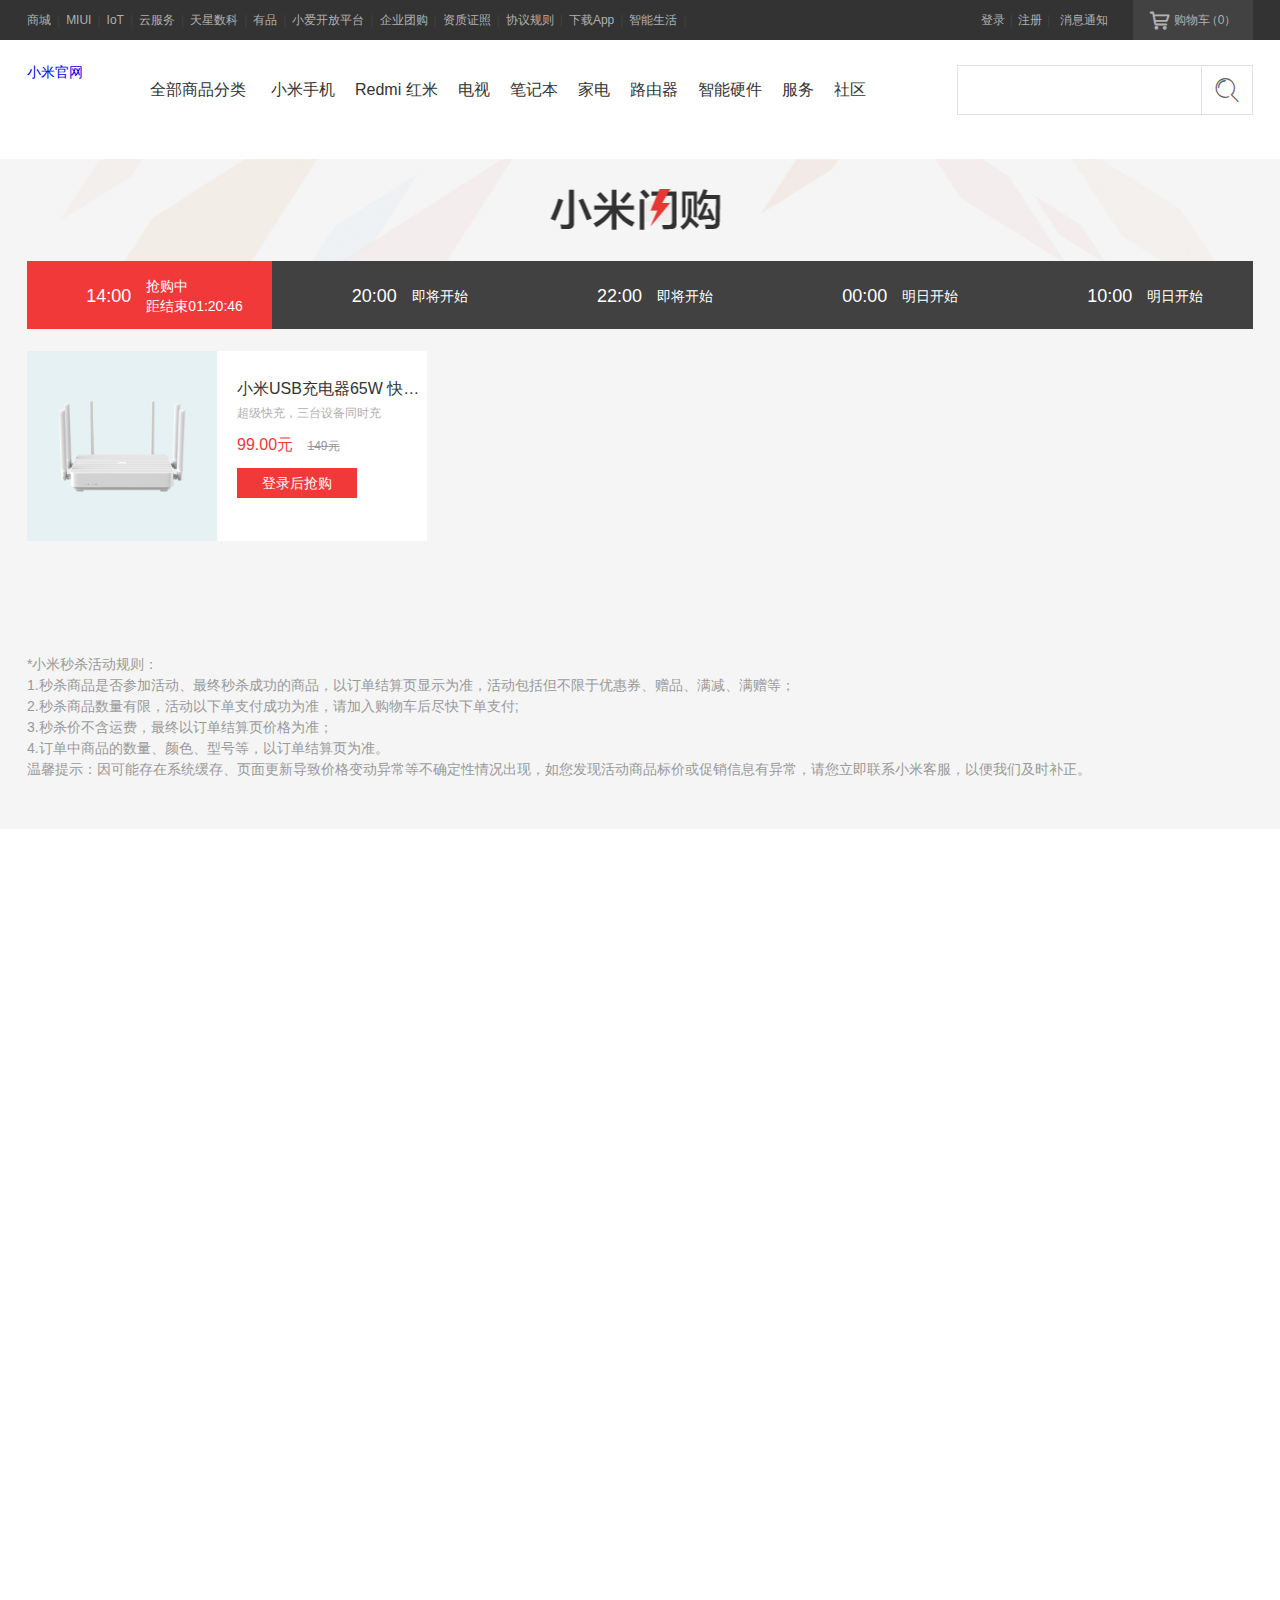
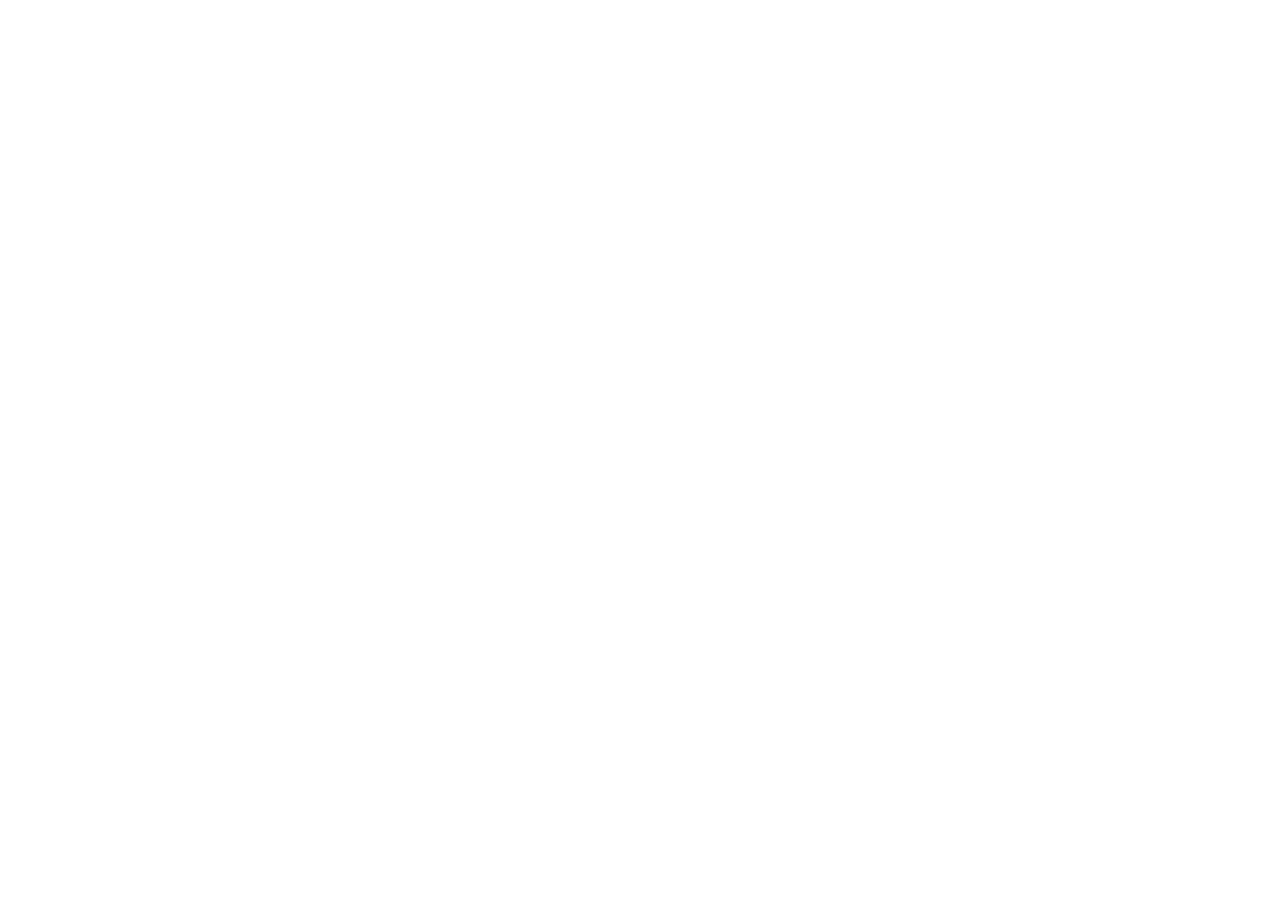
<file: index.html>
<!DOCTYPE html>
<html lang="en">
<head>
    <meta charset="UTF-8">
    <meta name="viewport" content="width=device-width, initial-scale=1.0">
    <title>小米商城-小米闪购</title>
    <link rel="shortcut icon" href="favicon.ico" type="image/x-icon">
    <link rel="stylesheet" href="css/style.css">
    <link rel="stylesheet" href="css/iconfont.css">
</head>
<body>
    <!-- 此处，应该使用html文档结构化 -->
    <div class="topbar">
        <div class="container">
            <div class="topbar-nav">
                <a href="">商城</a><span>|</span>
                <a href="">MIUI</a><span>|</span>
                <a href="">IoT</a><span>|</span>
                <a href="">云服务</a><span>|</span>
                <a href="">天星数科</a><span>|</span>
                <a href="">有品</a><span>|</span>
                <a href="">小爱开放平台</a><span>|</span>
                <a href="">企业团购</a><span>|</span>
                <a href="">资质证照</a><span>|</span>
                <a href="">协议规则</a><span>|</span>
                <a href="">下载App</a><span>|</span>
                <a href="">智能生活</a><span>|</span>
            </div>
            <div class="topbar-cart">
                <a href=""><i class="iconfont">&#xe600;</i>购物车<span>（0）</span></a>
            </div>
            <div class="topbar-info clearfix">
                <a href="">登录</a><span>|</span>
                <a href="">注册</a><span>|</span>
                <a href="" class="sep">消息通知</a>
            </div>
        </div>
    </div>
    <div class="header">
        <div class="container">
            <div class="header-logo">
                <a href="#" class="lr">小米官网</a>
            </div>
            <div class="header-nav">
                <ul class="nav-list clearfix">
                    <li class="nav-category">
                        <a href="#">全部商品分类</a>
                    </li>
                    <li class="nav-item">
                        <a href="#">小米手机</a>
                    </li>
                    <li class="nav-item">
                        <a href="#">Redmi 红米</a>
                    </li>
                    <li class="nav-item">
                        <a href="#">电视</a>
                    </li>
                    <li class="nav-item">
                        <a href="#">笔记本</a>
                    </li>
                    <li class="nav-item">
                        <a href="#">家电</a>
                    </li>
                    <li class="nav-item">
                        <a href="#">路由器</a>
                    </li>
                    <li class="nav-item">
                        <a href="#">智能硬件</a>
                    </li>
                    <li class="nav-item">
                        <a href="#">服务</a>
                    </li>
                    <li class="nav-item">
                        <a href="#">社区</a>
                    </li>
                </ul> 
            </div>  
            <div class="header-search">
                <form action="" class="search-form">
                    <input type="search" name="search" class="search-text">
                    <input type="submit" value="&#xe602" class="search-btn iconfont">
                </form>
            </div>
        </div>
    </div>
    <div class="seckill">
        <div class="seckill-head"></div>
        <div class="container">
            <div class="seckill-nav" id="seckillNav">
                <ul id="tabs">
                    <li class="active"><em>14:00</em><span><em>抢购中<br>距结束01:20:46 </em></span></li>
                    <li><em>20:00</em><span>即将开始</span></li>
                    <li><em>22:00</em><span>即将开始</span></li>
                    <li><em>00:00</em><span>明日开始</span></li>
                    <li><em>10:00</em><span>明日开始</span></li> 
                </ul>
            </div>
            <div class="seckill-goods" id="lists">
                <ul class="clearfix active">
                    <li>
                        <div class="bg">
                            <img src="./img/redmi-ax6.jpg" alt="">
                        </div>
                        <div class="info">
                            <a href="" class="name">小米USB充电器65W 快充版（2A1C） 白色 </a>
                            <p class="tips">超级快充，三台设备同时充</p>
                            <p class="price"> 99.00元 <del>149元</del></p>
                            <a href="" class="btn">登录后抢购</a>
                        </div>
                    </li>
                </ul>
                <ul class="clearfix">
                    <li>
                        <div class="bg">
                            <img src="./img/2.jpg" alt="">
                        </div>
                        <div class="info">
                            <a href="" class="name">小米USB充电器65W 快充版（2A1C） 白色 </a>
                            <p class="tips">超级快充，三台设备同时充</p>
                            <p class="price"> 99.00元 <del>149元</del></p>
                            <a href="" class="btn">登录后抢购</a>
                        </div>
                    </li>
                </ul>
                <ul class="clearfix">
                    <li>
                        <div class="bg">
                            <img src="./img/3.jpg" alt="">
                        </div>
                        <div class="info">
                            <a href="" class="name">小米USB充电器65W 快充版（2A1C） 白色 </a>
                            <p class="tips">超级快充，三台设备同时充</p>
                            <p class="price"> 99.00元 <del>149元</del></p>
                            <a href="" class="btn">登录后抢购</a>
                        </div>
                    </li>
                </ul>
                <ul class="clearfix">
                    <li>
                        <div class="bg">
                            <img src="./img/4.jpg" alt="">
                        </div>
                        <div class="info">
                            <a href="" class="name">小米USB充电器65W 快充版（2A1C） 白色 </a>
                            <p class="tips">超级快充，三台设备同时充</p>
                            <p class="price"> 99.00元 <del>149元</del></p>
                            <a href="" class="btn">登录后抢购</a>
                        </div>
                    </li>
                </ul>
                <ul class="clearfix">
                    <li>
                        <div class="bg">
                            <img src="./img/5.jpg" alt="">
                        </div>
                        <div class="info">
                            <a href="" class="name">小米USB充电器65W 快充版（2A1C） 白色 </a>
                            <p class="tips">超级快充，三台设备同时充</p>
                            <p class="price"> 99.00元 <del>149元</del></p>
                            <a href="" class="btn">登录后抢购</a>
                        </div>
                    </li>
                </ul>
            </div>
            <p class="seckill-notice">
                *小米秒杀活动规则：<br>
                1.秒杀商品是否参加活动、最终秒杀成功的商品，以订单结算页显示为准，活动包括但不限于优惠券、赠品、满减、满赠等；<br>
                2.秒杀商品数量有限，活动以下单支付成功为准，请加入购物车后尽快下单支付;<br>
                3.秒杀价不含运费，最终以订单结算页价格为准；<br>
                4.订单中商品的数量、颜色、型号等，以订单结算页为准。<br>
                温馨提示：因可能存在系统缓存、页面更新导致价格变动异常等不确定性情况出现，如您发现活动商品标价或促销信息有异常，请您立即联系小米客服，以便我们及时补正。<br>
            </p>
        </div>
    </div>
    <script src="./js/index.js">
    </script>

    


</body>

</html>
</file>
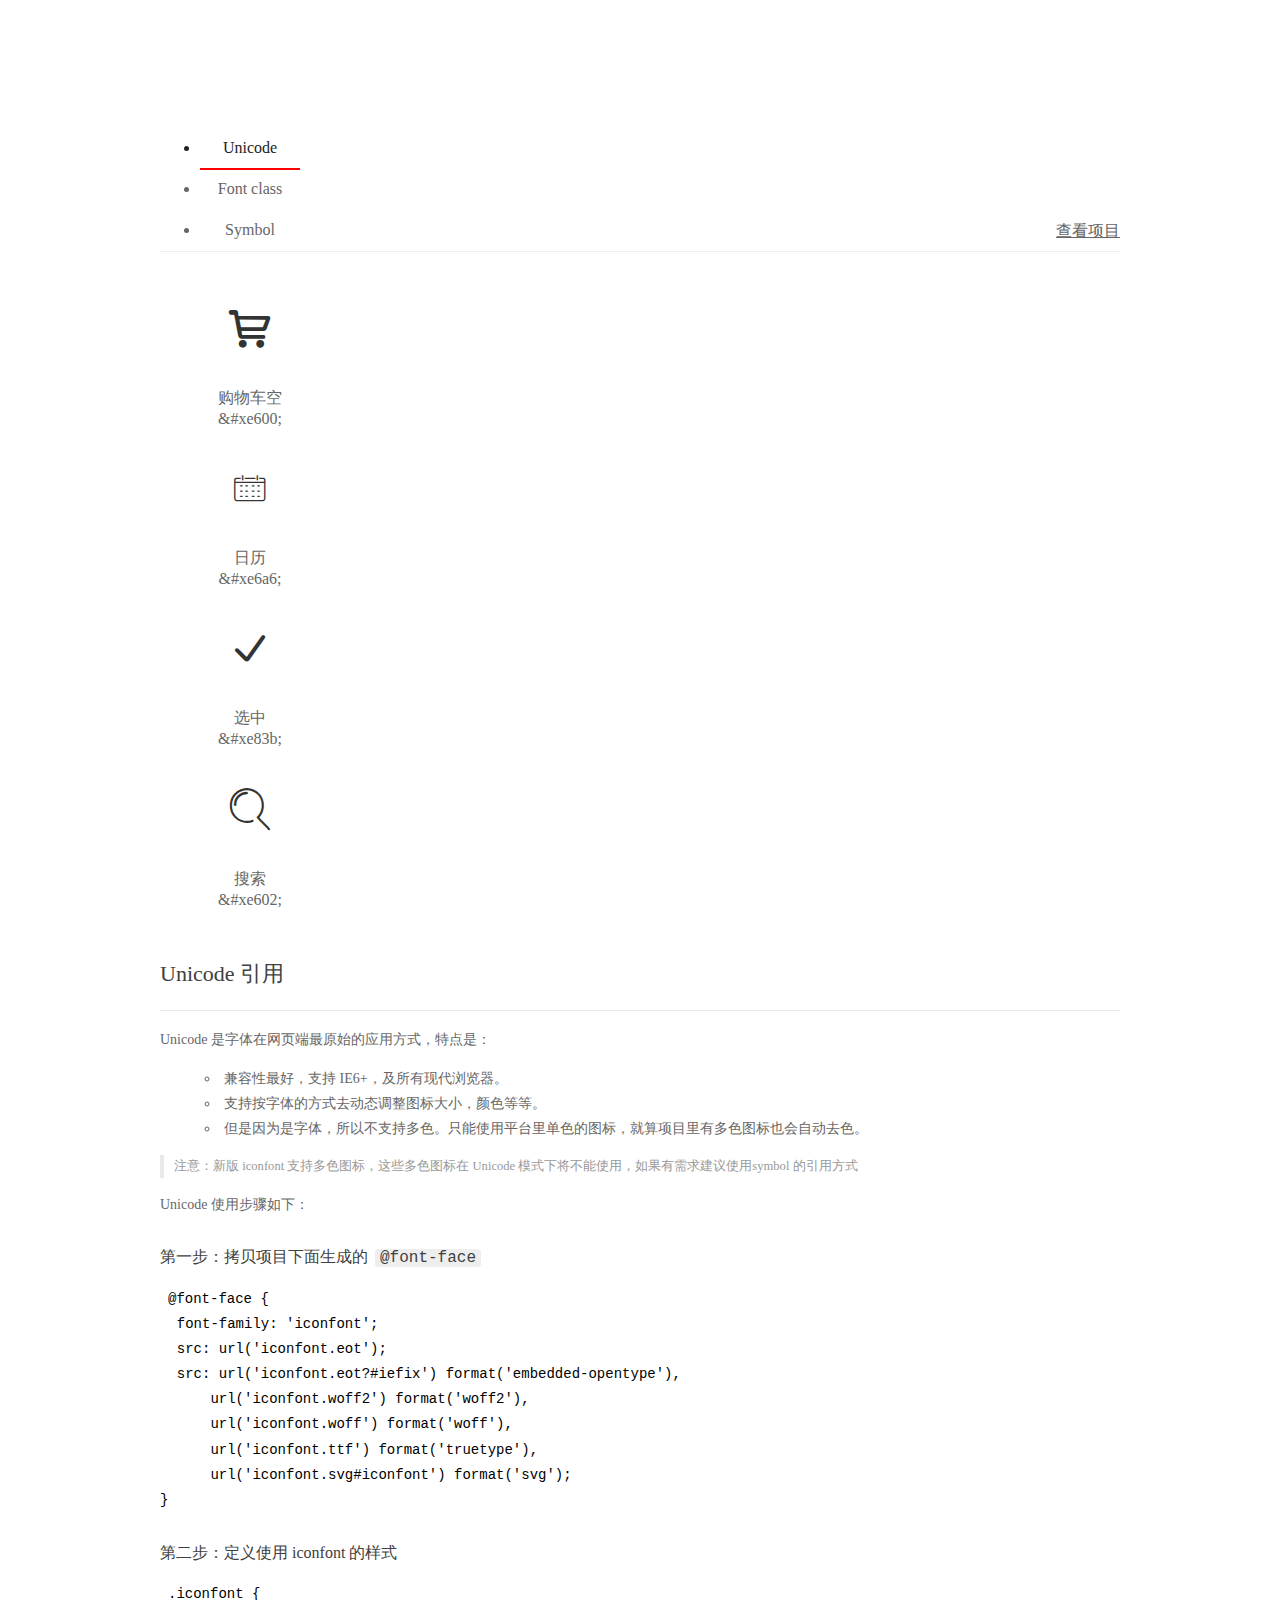
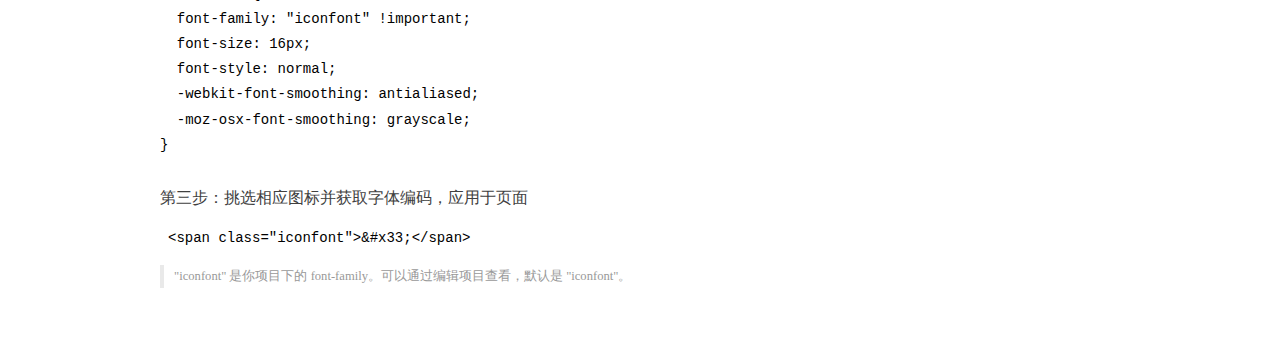
<file: font_2327161_bqnv96u132v/demo_index.html>
<!DOCTYPE html>
<html>
<head>
  <meta charset="utf-8"/>
  <title>IconFont Demo</title>
  <link rel="shortcut icon" href="https://img.alicdn.com/tps/i4/TB1_oz6GVXXXXaFXpXXJDFnIXXX-64-64.ico" type="image/x-icon"/>
  <link rel="stylesheet" href="https://g.alicdn.com/thx/cube/1.3.2/cube.min.css">
  <link rel="stylesheet" href="demo.css">
  <link rel="stylesheet" href="iconfont.css">
  <script src="iconfont.js"></script>
  <!-- jQuery -->
  <script src="https://a1.alicdn.com/oss/uploads/2018/12/26/7bfddb60-08e8-11e9-9b04-53e73bb6408b.js"></script>
  <!-- 代码高亮 -->
  <script src="https://a1.alicdn.com/oss/uploads/2018/12/26/a3f714d0-08e6-11e9-8a15-ebf944d7534c.js"></script>
</head>
<body>
  <div class="main">
    <h1 class="logo"><a href="https://www.iconfont.cn/" title="iconfont 首页" target="_blank">&#xe86b;</a></h1>
    <div class="nav-tabs">
      <ul id="tabs" class="dib-box">
        <li class="dib active"><span>Unicode</span></li>
        <li class="dib"><span>Font class</span></li>
        <li class="dib"><span>Symbol</span></li>
      </ul>
      
      <a href="https://www.iconfont.cn/manage/index?manage_type=myprojects&projectId=2327161" target="_blank" class="nav-more">查看项目</a>
      
    </div>
    <div class="tab-container">
      <div class="content unicode" style="display: block;">
          <ul class="icon_lists dib-box">
          
            <li class="dib">
              <span class="icon iconfont">&#xe600;</span>
                <div class="name">购物车空</div>
                <div class="code-name">&amp;#xe600;</div>
              </li>
          
            <li class="dib">
              <span class="icon iconfont">&#xe6a6;</span>
                <div class="name">日历</div>
                <div class="code-name">&amp;#xe6a6;</div>
              </li>
          
            <li class="dib">
              <span class="icon iconfont">&#xe83b;</span>
                <div class="name">选中</div>
                <div class="code-name">&amp;#xe83b;</div>
              </li>
          
            <li class="dib">
              <span class="icon iconfont">&#xe602;</span>
                <div class="name">搜索</div>
                <div class="code-name">&amp;#xe602;</div>
              </li>
          
          </ul>
          <div class="article markdown">
          <h2 id="unicode-">Unicode 引用</h2>
          <hr>

          <p>Unicode 是字体在网页端最原始的应用方式，特点是：</p>
          <ul>
            <li>兼容性最好，支持 IE6+，及所有现代浏览器。</li>
            <li>支持按字体的方式去动态调整图标大小，颜色等等。</li>
            <li>但是因为是字体，所以不支持多色。只能使用平台里单色的图标，就算项目里有多色图标也会自动去色。</li>
          </ul>
          <blockquote>
            <p>注意：新版 iconfont 支持多色图标，这些多色图标在 Unicode 模式下将不能使用，如果有需求建议使用symbol 的引用方式</p>
          </blockquote>
          <p>Unicode 使用步骤如下：</p>
          <h3 id="-font-face">第一步：拷贝项目下面生成的 <code>@font-face</code></h3>
<pre><code class="language-css"
>@font-face {
  font-family: 'iconfont';
  src: url('iconfont.eot');
  src: url('iconfont.eot?#iefix') format('embedded-opentype'),
      url('iconfont.woff2') format('woff2'),
      url('iconfont.woff') format('woff'),
      url('iconfont.ttf') format('truetype'),
      url('iconfont.svg#iconfont') format('svg');
}
</code></pre>
          <h3 id="-iconfont-">第二步：定义使用 iconfont 的样式</h3>
<pre><code class="language-css"
>.iconfont {
  font-family: "iconfont" !important;
  font-size: 16px;
  font-style: normal;
  -webkit-font-smoothing: antialiased;
  -moz-osx-font-smoothing: grayscale;
}
</code></pre>
          <h3 id="-">第三步：挑选相应图标并获取字体编码，应用于页面</h3>
<pre>
<code class="language-html"
>&lt;span class="iconfont"&gt;&amp;#x33;&lt;/span&gt;
</code></pre>
          <blockquote>
            <p>"iconfont" 是你项目下的 font-family。可以通过编辑项目查看，默认是 "iconfont"。</p>
          </blockquote>
          </div>
      </div>
      <div class="content font-class">
        <ul class="icon_lists dib-box">
          
          <li class="dib">
            <span class="icon iconfont icon-gouwuchekong"></span>
            <div class="name">
              购物车空
            </div>
            <div class="code-name">.icon-gouwuchekong
            </div>
          </li>
          
          <li class="dib">
            <span class="icon iconfont icon-webicon315"></span>
            <div class="name">
              日历
            </div>
            <div class="code-name">.icon-webicon315
            </div>
          </li>
          
          <li class="dib">
            <span class="icon iconfont icon-xuanzhong"></span>
            <div class="name">
              选中
            </div>
            <div class="code-name">.icon-xuanzhong
            </div>
          </li>
          
          <li class="dib">
            <span class="icon iconfont icon-tubiao-"></span>
            <div class="name">
              搜索
            </div>
            <div class="code-name">.icon-tubiao-
            </div>
          </li>
          
        </ul>
        <div class="article markdown">
        <h2 id="font-class-">font-class 引用</h2>
        <hr>

        <p>font-class 是 Unicode 使用方式的一种变种，主要是解决 Unicode 书写不直观，语意不明确的问题。</p>
        <p>与 Unicode 使用方式相比，具有如下特点：</p>
        <ul>
          <li>兼容性良好，支持 IE8+，及所有现代浏览器。</li>
          <li>相比于 Unicode 语意明确，书写更直观。可以很容易分辨这个 icon 是什么。</li>
          <li>因为使用 class 来定义图标，所以当要替换图标时，只需要修改 class 里面的 Unicode 引用。</li>
          <li>不过因为本质上还是使用的字体，所以多色图标还是不支持的。</li>
        </ul>
        <p>使用步骤如下：</p>
        <h3 id="-fontclass-">第一步：引入项目下面生成的 fontclass 代码：</h3>
<pre><code class="language-html">&lt;link rel="stylesheet" href="./iconfont.css"&gt;
</code></pre>
        <h3 id="-">第二步：挑选相应图标并获取类名，应用于页面：</h3>
<pre><code class="language-html">&lt;span class="iconfont icon-xxx"&gt;&lt;/span&gt;
</code></pre>
        <blockquote>
          <p>"
            iconfont" 是你项目下的 font-family。可以通过编辑项目查看，默认是 "iconfont"。</p>
        </blockquote>
      </div>
      </div>
      <div class="content symbol">
          <ul class="icon_lists dib-box">
          
            <li class="dib">
                <svg class="icon svg-icon" aria-hidden="true">
                  <use xlink:href="#icon-gouwuchekong"></use>
                </svg>
                <div class="name">购物车空</div>
                <div class="code-name">#icon-gouwuchekong</div>
            </li>
          
            <li class="dib">
                <svg class="icon svg-icon" aria-hidden="true">
                  <use xlink:href="#icon-webicon315"></use>
                </svg>
                <div class="name">日历</div>
                <div class="code-name">#icon-webicon315</div>
            </li>
          
            <li class="dib">
                <svg class="icon svg-icon" aria-hidden="true">
                  <use xlink:href="#icon-xuanzhong"></use>
                </svg>
                <div class="name">选中</div>
                <div class="code-name">#icon-xuanzhong</div>
            </li>
          
            <li class="dib">
                <svg class="icon svg-icon" aria-hidden="true">
                  <use xlink:href="#icon-tubiao-"></use>
                </svg>
                <div class="name">搜索</div>
                <div class="code-name">#icon-tubiao-</div>
            </li>
          
          </ul>
          <div class="article markdown">
          <h2 id="symbol-">Symbol 引用</h2>
          <hr>

          <p>这是一种全新的使用方式，应该说这才是未来的主流，也是平台目前推荐的用法。相关介绍可以参考这篇<a href="">文章</a>
            这种用法其实是做了一个 SVG 的集合，与另外两种相比具有如下特点：</p>
          <ul>
            <li>支持多色图标了，不再受单色限制。</li>
            <li>通过一些技巧，支持像字体那样，通过 <code>font-size</code>, <code>color</code> 来调整样式。</li>
            <li>兼容性较差，支持 IE9+，及现代浏览器。</li>
            <li>浏览器渲染 SVG 的性能一般，还不如 png。</li>
          </ul>
          <p>使用步骤如下：</p>
          <h3 id="-symbol-">第一步：引入项目下面生成的 symbol 代码：</h3>
<pre><code class="language-html">&lt;script src="./iconfont.js"&gt;&lt;/script&gt;
</code></pre>
          <h3 id="-css-">第二步：加入通用 CSS 代码（引入一次就行）：</h3>
<pre><code class="language-html">&lt;style&gt;
.icon {
  width: 1em;
  height: 1em;
  vertical-align: -0.15em;
  fill: currentColor;
  overflow: hidden;
}
&lt;/style&gt;
</code></pre>
          <h3 id="-">第三步：挑选相应图标并获取类名，应用于页面：</h3>
<pre><code class="language-html">&lt;svg class="icon" aria-hidden="true"&gt;
  &lt;use xlink:href="#icon-xxx"&gt;&lt;/use&gt;
&lt;/svg&gt;
</code></pre>
          </div>
      </div>

    </div>
  </div>
  <script>
  $(document).ready(function () {
      $('.tab-container .content:first').show()

      $('#tabs li').click(function (e) {
        var tabContent = $('.tab-container .content')
        var index = $(this).index()

        if ($(this).hasClass('active')) {
          return
        } else {
          $('#tabs li').removeClass('active')
          $(this).addClass('active')

          tabContent.hide().eq(index).fadeIn()
        }
      })
    })
  </script>
</body>
</html>
</file>
<file: css/style.css>
body, ul, li{
    margin: 0px;
    padding: 0px;
}
body {
    height: 2500px;
    font: 14px/1.5 "Helvetica Neue",Helvetica,Arial,"Microsoft Yahei","Hiragino Sans GB","Heiti SC","WenQuanYi Micro Hei",sans-serif;
}
ul {
    list-style-type: none;
}
a {
    text-decoration: none;
}
.topbar {
    background-color: #333;
    height: 40px;
}
.container {
    /* border: 1px solid black; */
    margin: 0 auto;
    width: 1226px;
}
/* 浮动，塌陷：围绕字的边框没有展示出来 */
/* 关于float:left */
.container::before , .container::after,
.clearfix::before, .clearfix::after {
    content: "";
    display: table;
}
.container::after,.clearfix::after{
    clear: both;
}

.topbar a {
    color: #b0b0b0;
    font-size: 12px;
}
.topbar a:hover {
    color: aliceblue;
}

.topbar-nav {
    float: left;
    height: 40px;
    line-height: 40px;
    font-size: 0;
}
/* em,rem */
.topbar-nav span {
    font-size: 12px;
    color: #424242;
    font-family: sans-serif;
    margin: 0.5em; 
}

.topbar-info,.topbar-cart {
    float: right;
}

.topbar-cart a { 
    display: block;
    height: 40px;
    line-height: 40px;
    text-align: center;
    width: 120px;
    background-color: #424242;
}

.topbar-cart a:hover {
    background-color: #fff;
    color: #ff6700;
}

.topbar-cart span {
    margin-left: -4px;
    font-size: 12px;
}
.topbar-cart i {
    font-size: 20px;
    line-height: 20px;
    margin-right: 4px;
    vertical-align: -4px;
}
.topbar-info {
    margin-right: 15px;
}
.topbar-info a {
    float: left;
    padding: 0 5px;
    line-height: 40px;
    height: 40px;
}

.topbar-info span {
    float: left;
    font-family: sans-serif;
    font-size: 12px;
    color: #424242;
    line-height: 40px;
    height: 40px;
}

.topbar-info .sep {
    padding: 0 10px;
}

/* header */
.header {
    height: 100px;
}
.header-logo {
    /* border: 1px solid black; */
    float: left;
    width: 62px;
    /* height: 55px; */
    margin-top: 22px;
    
}
.header-log a {
    display: block;
    width: 55px;
    height: 55px;
    background: #ff6700 url(./img/mi-logo.png) no-repeat 50% 50%;
}
.header-log .lr {
    text-align: left;
    text-indent: -9992em;
}
.header-nav {
    /* border: 1px solid black; */
    float: left;
    width: 820px;
    height: 100px;
}
.header-nav .nav-list{
    width: 820px;
    height: 88px;
    font-size: 16px;
    padding: 12px 0 0 30px;
}
.header-nav .nav-list .nav-category {
    float: left;
    width: 127px;
    padding: 0 15px 0 0;
}
.header-nav .nav-list .nav-category a {
    display: block;
    padding: 26px 0 38px;
    text-align: right;
    color: #333;
}

.header-nav .nav-list .nav-item {
    float: left;
}
.header-nav .nav-list .nav-item a{
    display: block;
    padding: 26px 10px 38px;
    color:#333;
}
.header-nav .nav-list .nav-item a:hover {
    color: #ff6700;
}

.header-search {
    /* border: 1px solid black; */
    float: right;
    width: 296px;
    height: 50px;
    margin-top: 25px;
}

.header-search .search-form {
    position: relative;
    display: block;
    width: 296px;
    height: 50px;
}
.header-search .search-form .search-text {
    position: absolute;
    display: block;
    top: 0;
    right: 51px;
    width: 245px;
    height: 50px;
    line-height: 50px;
    border: 1px solid #e0e0e0;
    outline: 0;
}
.header-search .search-form .search-btn {
    position: absolute;
    display: block;
    top: 0;
    right: 0;
    width: 52px;
    height: 50px;
    line-height: 24px;
    font-size: 24px;
    background-color: #fff;
    color: #616161;
    outline: 0;
    border: 1px solid #e0e0e0;
}
.header-search .search-form .search-btn:hover {
    background-color: #ff6700;
    color: #fff;
}

/* seckill */
.seckill {
    background-color: #f5f5f5;

}
.seckill-head {
    margin-top: 19px;
    height: 170px;
    background: url(../img/seckill-head.jpg) no-repeat 50% 0;
}
.seckill-nav {
    margin: -68px 0 22px;
}
.seckill-navfixed {
    position: fixed;
    top: 60px;
}
.seckill-nav ul{
    height: 68px;
    width: 1226px;
    background: #414141;;
}
.seckill-nav li {
    display: block;
    float: left;
    color: #fff;
    width: 20%;
    height: 68px;
    line-height: 68px;
    text-align: center;
    cursor: pointer;
}
.seckill-nav li em {
    display: inline-block;
    margin-left: 30px;
    font-style: normal;
    font-size: 18px;
    line-height: 1;
    vertical-align: middle;
}
.seckill-nav li span {
    display: inline-block;
    margin-left: 15px;
    /* font-style: normal; */
    text-align: left;
    font-size: 14px;
    line-height: 1;
    vertical-align: middle;
}

.seckill-nav .active {
    background-color: #f1393a;
}
.seckill-nav ul li span em{
    display: inline-block;
    font-size: 14px;
    margin-left: 0;
    font-style: normal;
    text-align: left;
    line-height: 20px;
}
.seckill-goods .active {
    display: block;
}
.seckill-goods ul {
    display: none;
    /* 源代码中是margin-right: -13px 
    但是我的代码中是:margin-right:-26px */
    margin-right: -26px;
    /* border: 1px solid black; */
}
.seckill-goods li{
    float: left;
    width: 400px;
    height: 190px;
    background-color: #fff;
    /* border: 1px solid black; */
    margin-right: 13px;
    margin-bottom: 13px;
}

.seckill-goods .bg{
    float: left;
    width: 190px;
    height: 190px;
    /* border: 1px solid black; */

}
.seckill-goods .bg img{
    width: 190px;
}
.seckill-goods .info {
    margin-left: 210px;
    width: 190px;
    height: 190px;
    padding-top: 30px;
    /* border: 1px solid red; */
}
.seckill-goods .info .name{
    font-size: 16px;
    color: #333;
    height: 16px;
    line-height: 16px;
    /* 隐藏文字 */
    display: block;
    white-space: nowrap;
    overflow: hidden;
    text-overflow: ellipsis;

}
.seckill-goods .info .tips{
    font-size: 12px;
    color: #b0b0b0;
    line-height: 12px;
    margin-top: 10px;
}
.seckill-goods .info .price{
    font-size: 16px;
    height: 16px;
    color: #f1393a;
    margin-top: 14px;
    margin-bottom: 0px;
}
.seckill-goods .info .price del{
    font-size: 12px;
    color: #999;
    line-height: 12px;
    margin-left: 10px;
}
.seckill-goods .info .btn{
    display: inline-block;
    width: 118px;
    height: 28px;
    font-size: 14px;
    color:#fff;
    line-height: 28px;
    text-align: center;
    background-color: #f1393a;
    margin-top: 19px;
    border: 1px solid #f1393a;
}
.seckill-notice {
    font: size 12px;
    color: #999;
    margin-top: 100px;
    padding-bottom: 35px;
}


/* clear-fix 清除浮动 什么是浮动 */
/* index.html line99 clearfix;style.css line274;*/
</file>
<file: css/iconfont.css>
@font-face {font-family: "iconfont";
  src: url('iconfont.eot?t=1610604698199'); /* IE9 */
  src: url('iconfont.eot?t=1610604698199#iefix') format('embedded-opentype'), /* IE6-IE8 */
  url('[data-uri]') format('woff2'),
  url('iconfont.woff?t=1610604698199') format('woff'),
  url('iconfont.ttf?t=1610604698199') format('truetype'), /* chrome, firefox, opera, Safari, Android, iOS 4.2+ */
  url('iconfont.svg?t=1610604698199#iconfont') format('svg'); /* iOS 4.1- */
}

.iconfont {
  font-family: "iconfont" !important;
  font-size: 16px;
  font-style: normal;
  -webkit-font-smoothing: antialiased;
  -moz-osx-font-smoothing: grayscale;
}

.icon-gouwuchekong:before {
  content: "\e600";
}

.icon-webicon315:before {
  content: "\e6a6";
}

.icon-xuanzhong:before {
  content: "\e83b";
}

.icon-tubiao-:before {
  content: "\e602";
}
</file>
<file: font_2327161_bqnv96u132v/demo.css>
/* Logo 字体 */
@font-face {
  font-family: "iconfont logo";
  src: url('https://at.alicdn.com/t/font_985780_km7mi63cihi.eot?t=1545807318834');
  src: url('https://at.alicdn.com/t/font_985780_km7mi63cihi.eot?t=1545807318834#iefix') format('embedded-opentype'),
    url('https://at.alicdn.com/t/font_985780_km7mi63cihi.woff?t=1545807318834') format('woff'),
    url('https://at.alicdn.com/t/font_985780_km7mi63cihi.ttf?t=1545807318834') format('truetype'),
    url('https://at.alicdn.com/t/font_985780_km7mi63cihi.svg?t=1545807318834#iconfont') format('svg');
}

.logo {
  font-family: "iconfont logo";
  font-size: 160px;
  font-style: normal;
  -webkit-font-smoothing: antialiased;
  -moz-osx-font-smoothing: grayscale;
}

/* tabs */
.nav-tabs {
  position: relative;
}

.nav-tabs .nav-more {
  position: absolute;
  right: 0;
  bottom: 0;
  height: 42px;
  line-height: 42px;
  color: #666;
}

#tabs {
  border-bottom: 1px solid #eee;
}

#tabs li {
  cursor: pointer;
  width: 100px;
  height: 40px;
  line-height: 40px;
  text-align: center;
  font-size: 16px;
  border-bottom: 2px solid transparent;
  position: relative;
  z-index: 1;
  margin-bottom: -1px;
  color: #666;
}


#tabs .active {
  border-bottom-color: #f00;
  color: #222;
}

.tab-container .content {
  display: none;
}

/* 页面布局 */
.main {
  padding: 30px 100px;
  width: 960px;
  margin: 0 auto;
}

.main .logo {
  color: #333;
  text-align: left;
  margin-bottom: 30px;
  line-height: 1;
  height: 110px;
  margin-top: -50px;
  overflow: hidden;
  *zoom: 1;
}

.main .logo a {
  font-size: 160px;
  color: #333;
}

.helps {
  margin-top: 40px;
}

.helps pre {
  padding: 20px;
  margin: 10px 0;
  border: solid 1px #e7e1cd;
  background-color: #fffdef;
  overflow: auto;
}

.icon_lists {
  width: 100% !important;
  overflow: hidden;
  *zoom: 1;
}

.icon_lists li {
  width: 100px;
  margin-bottom: 10px;
  margin-right: 20px;
  text-align: center;
  list-style: none !important;
  cursor: default;
}

.icon_lists li .code-name {
  line-height: 1.2;
}

.icon_lists .icon {
  display: block;
  height: 100px;
  line-height: 100px;
  font-size: 42px;
  margin: 10px auto;
  color: #333;
  -webkit-transition: font-size 0.25s linear, width 0.25s linear;
  -moz-transition: font-size 0.25s linear, width 0.25s linear;
  transition: font-size 0.25s linear, width 0.25s linear;
}

.icon_lists .icon:hover {
  font-size: 100px;
}

.icon_lists .svg-icon {
  /* 通过设置 font-size 来改变图标大小 */
  width: 1em;
  /* 图标和文字相邻时，垂直对齐 */
  vertical-align: -0.15em;
  /* 通过设置 color 来改变 SVG 的颜色/fill */
  fill: currentColor;
  /* path 和 stroke 溢出 viewBox 部分在 IE 下会显示
      normalize.css 中也包含这行 */
  overflow: hidden;
}

.icon_lists li .name,
.icon_lists li .code-name {
  color: #666;
}

/* markdown 样式 */
.markdown {
  color: #666;
  font-size: 14px;
  line-height: 1.8;
}

.highlight {
  line-height: 1.5;
}

.markdown img {
  vertical-align: middle;
  max-width: 100%;
}

.markdown h1 {
  color: #404040;
  font-weight: 500;
  line-height: 40px;
  margin-bottom: 24px;
}

.markdown h2,
.markdown h3,
.markdown h4,
.markdown h5,
.markdown h6 {
  color: #404040;
  margin: 1.6em 0 0.6em 0;
  font-weight: 500;
  clear: both;
}

.markdown h1 {
  font-size: 28px;
}

.markdown h2 {
  font-size: 22px;
}

.markdown h3 {
  font-size: 16px;
}

.markdown h4 {
  font-size: 14px;
}

.markdown h5 {
  font-size: 12px;
}

.markdown h6 {
  font-size: 12px;
}

.markdown hr {
  height: 1px;
  border: 0;
  background: #e9e9e9;
  margin: 16px 0;
  clear: both;
}

.markdown p {
  margin: 1em 0;
}

.markdown>p,
.markdown>blockquote,
.markdown>.highlight,
.markdown>ol,
.markdown>ul {
  width: 80%;
}

.markdown ul>li {
  list-style: circle;
}

.markdown>ul li,
.markdown blockquote ul>li {
  margin-left: 20px;
  padding-left: 4px;
}

.markdown>ul li p,
.markdown>ol li p {
  margin: 0.6em 0;
}

.markdown ol>li {
  list-style: decimal;
}

.markdown>ol li,
.markdown blockquote ol>li {
  margin-left: 20px;
  padding-left: 4px;
}

.markdown code {
  margin: 0 3px;
  padding: 0 5px;
  background: #eee;
  border-radius: 3px;
}

.markdown strong,
.markdown b {
  font-weight: 600;
}

.markdown>table {
  border-collapse: collapse;
  border-spacing: 0px;
  empty-cells: show;
  border: 1px solid #e9e9e9;
  width: 95%;
  margin-bottom: 24px;
}

.markdown>table th {
  white-space: nowrap;
  color: #333;
  font-weight: 600;
}

.markdown>table th,
.markdown>table td {
  border: 1px solid #e9e9e9;
  padding: 8px 16px;
  text-align: left;
}

.markdown>table th {
  background: #F7F7F7;
}

.markdown blockquote {
  font-size: 90%;
  color: #999;
  border-left: 4px solid #e9e9e9;
  padding-left: 0.8em;
  margin: 1em 0;
}

.markdown blockquote p {
  margin: 0;
}

.markdown .anchor {
  opacity: 0;
  transition: opacity 0.3s ease;
  margin-left: 8px;
}

.markdown .waiting {
  color: #ccc;
}

.markdown h1:hover .anchor,
.markdown h2:hover .anchor,
.markdown h3:hover .anchor,
.markdown h4:hover .anchor,
.markdown h5:hover .anchor,
.markdown h6:hover .anchor {
  opacity: 1;
  display: inline-block;
}

.markdown>br,
.markdown>p>br {
  clear: both;
}


.hljs {
  display: block;
  background: white;
  padding: 0.5em;
  color: #333333;
  overflow-x: auto;
}

.hljs-comment,
.hljs-meta {
  color: #969896;
}

.hljs-string,
.hljs-variable,
.hljs-template-variable,
.hljs-strong,
.hljs-emphasis,
.hljs-quote {
  color: #df5000;
}

.hljs-keyword,
.hljs-selector-tag,
.hljs-type {
  color: #a71d5d;
}

.hljs-literal,
.hljs-symbol,
.hljs-bullet,
.hljs-attribute {
  color: #0086b3;
}

.hljs-section,
.hljs-name {
  color: #63a35c;
}

.hljs-tag {
  color: #333333;
}

.hljs-title,
.hljs-attr,
.hljs-selector-id,
.hljs-selector-class,
.hljs-selector-attr,
.hljs-selector-pseudo {
  color: #795da3;
}

.hljs-addition {
  color: #55a532;
  background-color: #eaffea;
}

.hljs-deletion {
  color: #bd2c00;
  background-color: #ffecec;
}

.hljs-link {
  text-decoration: underline;
}

/* 代码高亮 */
/* PrismJS 1.15.0
https://prismjs.com/download.html#themes=prism&languages=markup+css+clike+javascript */
/**
 * prism.js default theme for JavaScript, CSS and HTML
 * Based on dabblet (http://dabblet.com)
 * @author Lea Verou
 */
code[class*="language-"],
pre[class*="language-"] {
  color: black;
  background: none;
  text-shadow: 0 1px white;
  font-family: Consolas, Monaco, 'Andale Mono', 'Ubuntu Mono', monospace;
  text-align: left;
  white-space: pre;
  word-spacing: normal;
  word-break: normal;
  word-wrap: normal;
  line-height: 1.5;

  -moz-tab-size: 4;
  -o-tab-size: 4;
  tab-size: 4;

  -webkit-hyphens: none;
  -moz-hyphens: none;
  -ms-hyphens: none;
  hyphens: none;
}

pre[class*="language-"]::-moz-selection,
pre[class*="language-"] ::-moz-selection,
code[class*="language-"]::-moz-selection,
code[class*="language-"] ::-moz-selection {
  text-shadow: none;
  background: #b3d4fc;
}

pre[class*="language-"]::selection,
pre[class*="language-"] ::selection,
code[class*="language-"]::selection,
code[class*="language-"] ::selection {
  text-shadow: none;
  background: #b3d4fc;
}

@media print {

  code[class*="language-"],
  pre[class*="language-"] {
    text-shadow: none;
  }
}

/* Code blocks */
pre[class*="language-"] {
  padding: 1em;
  margin: .5em 0;
  overflow: auto;
}

:not(pre)>code[class*="language-"],
pre[class*="language-"] {
  background: #f5f2f0;
}

/* Inline code */
:not(pre)>code[class*="language-"] {
  padding: .1em;
  border-radius: .3em;
  white-space: normal;
}

.token.comment,
.token.prolog,
.token.doctype,
.token.cdata {
  color: slategray;
}

.token.punctuation {
  color: #999;
}

.namespace {
  opacity: .7;
}

.token.property,
.token.tag,
.token.boolean,
.token.number,
.token.constant,
.token.symbol,
.token.deleted {
  color: #905;
}

.token.selector,
.token.attr-name,
.token.string,
.token.char,
.token.builtin,
.token.inserted {
  color: #690;
}

.token.operator,
.token.entity,
.token.url,
.language-css .token.string,
.style .token.string {
  color: #9a6e3a;
  background: hsla(0, 0%, 100%, .5);
}

.token.atrule,
.token.attr-value,
.token.keyword {
  color: #07a;
}

.token.function,
.token.class-name {
  color: #DD4A68;
}

.token.regex,
.token.important,
.token.variable {
  color: #e90;
}

.token.important,
.token.bold {
  font-weight: bold;
}

.token.italic {
  font-style: italic;
}

.token.entity {
  cursor: help;
}
</file>
<file: font_2327161_bqnv96u132v/iconfont.css>
@font-face {font-family: "iconfont";
  src: url('iconfont.eot?t=1610604698199'); /* IE9 */
  src: url('iconfont.eot?t=1610604698199#iefix') format('embedded-opentype'), /* IE6-IE8 */
  url('[data-uri]') format('woff2'),
  url('iconfont.woff?t=1610604698199') format('woff'),
  url('iconfont.ttf?t=1610604698199') format('truetype'), /* chrome, firefox, opera, Safari, Android, iOS 4.2+ */
  url('iconfont.svg?t=1610604698199#iconfont') format('svg'); /* iOS 4.1- */
}

.iconfont {
  font-family: "iconfont" !important;
  font-size: 16px;
  font-style: normal;
  -webkit-font-smoothing: antialiased;
  -moz-osx-font-smoothing: grayscale;
}

.icon-gouwuchekong:before {
  content: "\e600";
}

.icon-webicon315:before {
  content: "\e6a6";
}

.icon-xuanzhong:before {
  content: "\e83b";
}

.icon-tubiao-:before {
  content: "\e602";
}
</file>
